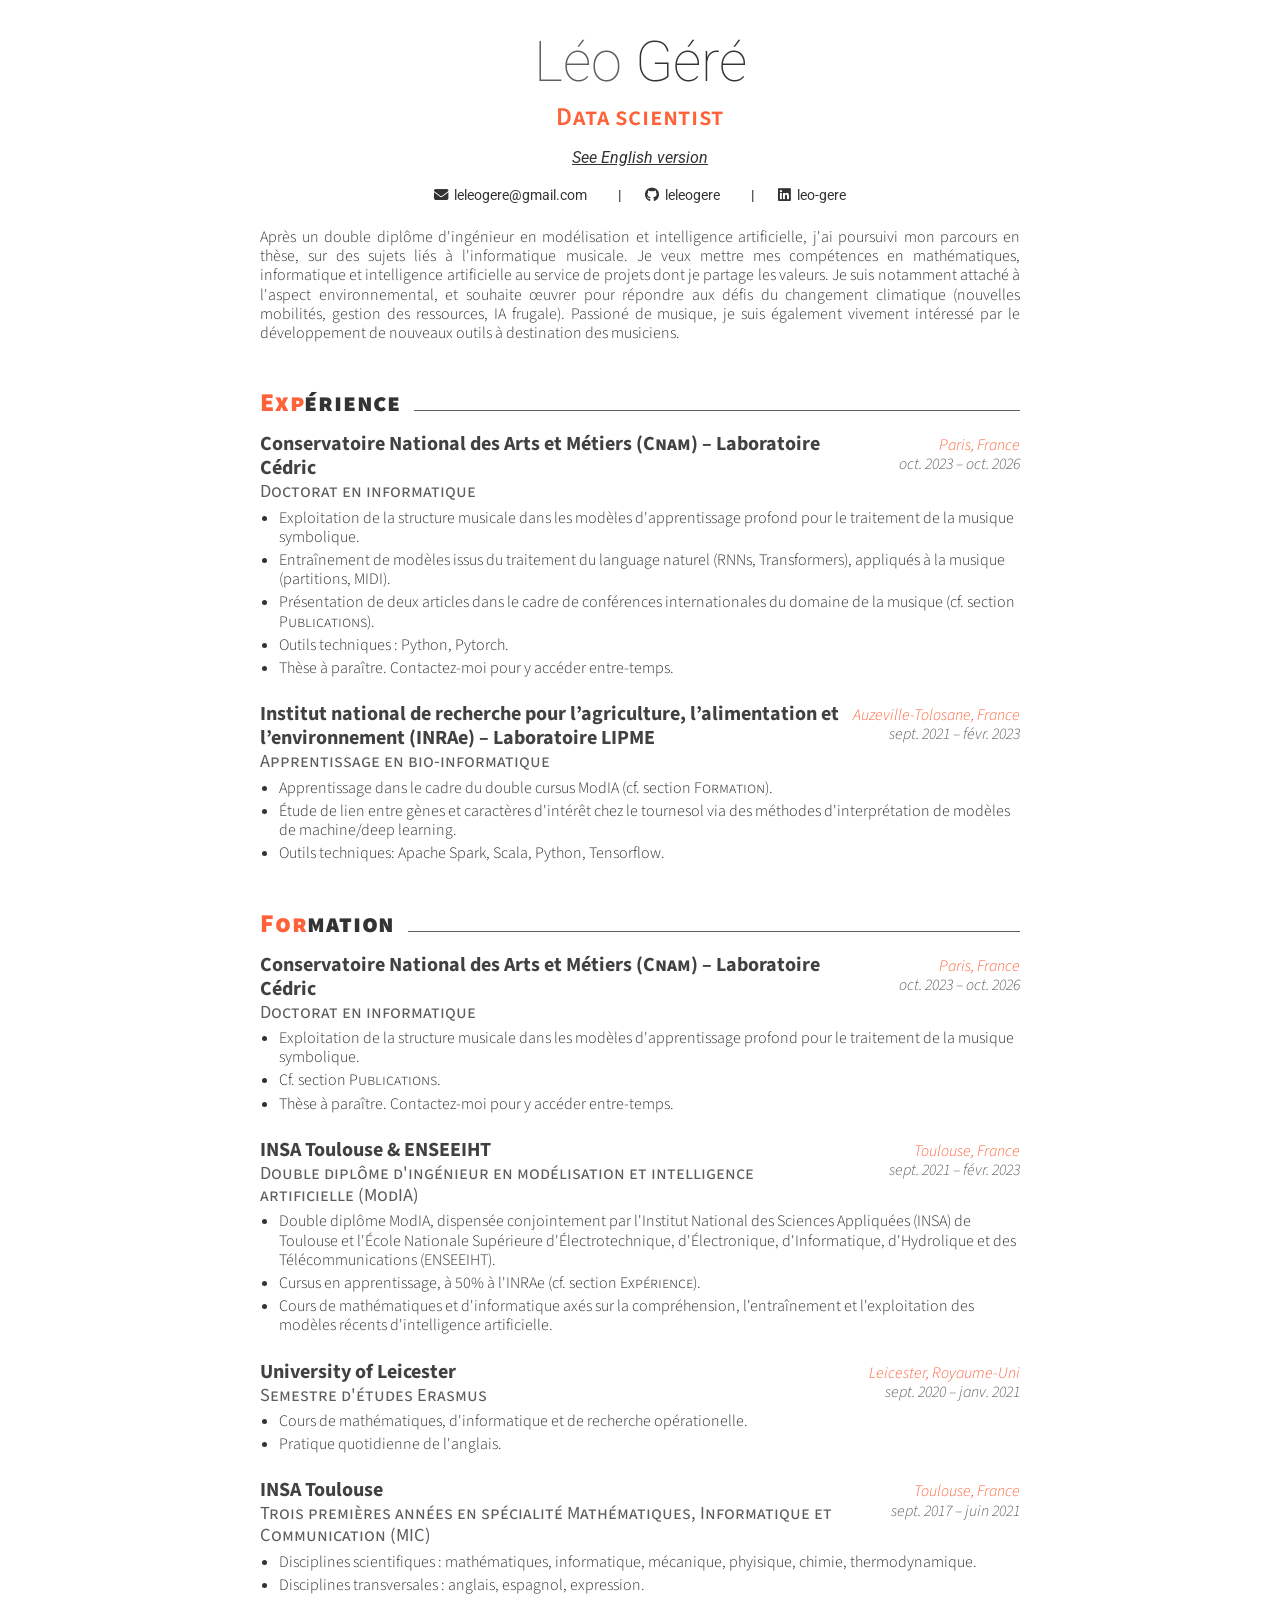
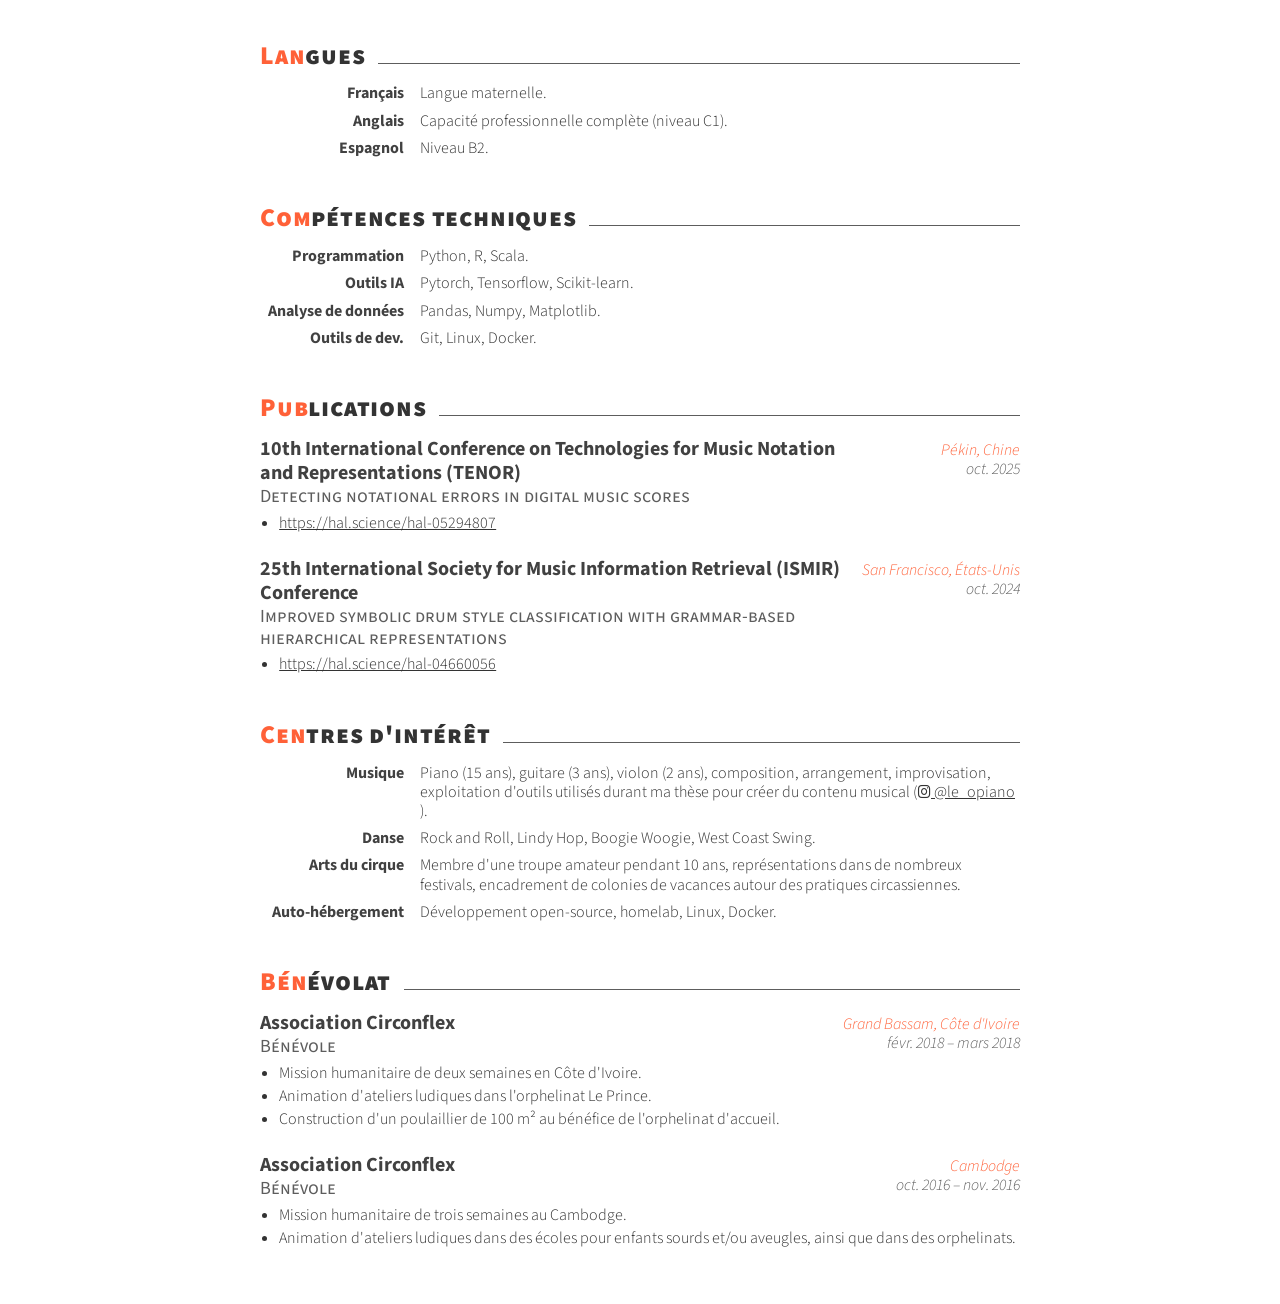
<file: index.html>
<!DOCTYPE html>
<html lang="">
<head>
    <meta charset="UTF-8">
    <meta name="viewport" content="width=device-width, initial-scale=1.0">
    <link href="https://fonts.googleapis.com/css2?family=Roboto:wght@100;300;400;700;900&family=Source+Sans+Pro:ital,wght@0,300;0,400;0,600;0,700;1,300;1,400&display=swap" rel="stylesheet">
    <link rel="stylesheet" href="https://cdnjs.cloudflare.com/ajax/libs/font-awesome/6.4.2/css/all.min.css">
    <link rel="stylesheet" href="style.css">
    <link rel="stylesheet" href="../style.css">
    <title>Léo Géré &ndash; Curriculum vitae</title>
    <link rel="icon" href="data:image/svg+xml,<svg xmlns=%22http://www.w3.org/2000/svg%22 viewBox=%220 0 100 100%22><text y=%22.9em%22 font-size=%2290%22>🎵</text></svg>">
</head>
<body>
    <div class="page">
        <!-- HEADER -->
        <header>
            <div class="name">Léo <span>Géré</span></div>
            <div class="position">Data scientist</div>
            <div class="address"><a href="https://leleogere.github.io/en">See English version</a></div>
            <div class="contacts">
                    <a href="mailto:leleogere@gmail.com">
                        <i class="fa-solid fa-envelope"></i> leleogere@gmail.com
                    </a>
                    <a href="https://github.com/leleogere" target="_blank" rel="noopener noreferrer">
                        <i class="fa-brands fa-github"></i> leleogere
                    </a>
                    <a href="https://linkedin.com/in/leo-gere" target="_blank" rel="noopener noreferrer">
                        <i class="fa-brands fa-linkedin"></i> leo-gere
                    </a>
            </div>
        </header>

        <!-- SUMMARY -->
        <div class="summary">
            Après un double diplôme d&#x27;ingénieur en modélisation et intelligence artificielle, j&#x27;ai poursuivi mon parcours en thèse, sur des sujets liés à l&#x27;informatique musicale. Je veux mettre mes compétences en mathématiques, informatique et intelligence artificielle au service de projets dont je partage les valeurs. Je suis notamment attaché à l&#x27;aspect environnemental, et souhaite œuvrer pour répondre aux défis du changement climatique (nouvelles mobilités, gestion des ressources, IA frugale). Passioné de musique, je suis également vivement intéressé par le développement de nouveaux outils à destination des musiciens.

        </div>

        <!-- EXPERIENCE -->
        <section class="cv-section">
            <div class="section-header">
                <h2><span>Exp</span>érience</h2>
                <div class="line"></div>
            </div>
            <div class="entry">
                <div class="entry-header-row">
                    <div class="entry-identity">
                        <div class="entry-org">Conservatoire National des Arts et Métiers (<span style="font-variant: small-caps;">Cnam</span>) &ndash; Laboratoire Cédric</div>
                        <div class="entry-title">Doctorat en informatique</div>
                    </div>
                    <div class="entry-meta">
                        <div class="entry-location">Paris, France</div>
                        <div class="entry-date">oct. 2023 &ndash; oct. 2026</div>
                    </div>
                </div>
                <ul>
                    <li>Exploitation de la structure musicale dans les modèles d&#x27;apprentissage profond pour le traitement de la musique symbolique.</li>
                    <li>Entraînement de modèles issus du traitement du language naturel (RNNs, Transformers), appliqués à la musique (partitions, MIDI).</li>
                    <li>Présentation de deux articles dans le cadre de conférences internationales du domaine de la musique (cf. section <span style="font-variant: small-caps;">Publications</span>).</li>
                    <li>Outils techniques : Python, Pytorch.</li>
                    <li>Thèse à paraître. Contactez-moi pour y accéder entre-temps.</li>
                </ul>
            </div>
            <div class="entry">
                <div class="entry-header-row">
                    <div class="entry-identity">
                        <div class="entry-org">Institut national de recherche pour l’agriculture, l’alimentation et l’environnement (INRAe) &ndash; Laboratoire LIPME</div>
                        <div class="entry-title">Apprentissage en bio-informatique</div>
                    </div>
                    <div class="entry-meta">
                        <div class="entry-location">Auzeville-Tolosane, France</div>
                        <div class="entry-date">sept. 2021 &ndash; févr. 2023</div>
                    </div>
                </div>
                <ul>
                    <li>Apprentissage dans le cadre du double cursus ModIA (cf. section <span style="font-variant: small-caps;">Formation</span>).</li>
                    <li>Étude de lien entre gènes et caractères d&#x27;intérêt chez le tournesol via des méthodes d&#x27;interprétation de modèles de machine/deep learning.</li>
                    <li>Outils techniques: Apache Spark, Scala, Python, Tensorflow.</li>
                </ul>
            </div>
        </section>

        <!-- EDUCATION -->
        <section class="cv-section">
            <div class="section-header">
                <h2><span>For</span>mation</h2>
                <div class="line"></div>
            </div>
            <div class="entry">
                <div class="entry-header-row">
                    <div class="entry-identity">
                        <div class="entry-org">Conservatoire National des Arts et Métiers (<span style="font-variant: small-caps;">Cnam</span>) &ndash; Laboratoire Cédric</div>
                        <div class="entry-title">Doctorat en informatique</div>
                    </div>
                    <div class="entry-meta">
                        <div class="entry-location">Paris, France</div>
                        <div class="entry-date">oct. 2023 &ndash; oct. 2026</div>
                    </div>
                </div>
                <ul>
                    <li>Exploitation de la structure musicale dans les modèles d&#x27;apprentissage profond pour le traitement de la musique symbolique.</li>
                    <li>Cf. section <span style="font-variant: small-caps;">Publications</span>.</li>
                    <li>Thèse à paraître. Contactez-moi pour y accéder entre-temps.</li>
                </ul>
            </div>
            <div class="entry">
                <div class="entry-header-row">
                    <div class="entry-identity">
                        <div class="entry-org">INSA Toulouse &amp; ENSEEIHT</div>
                        <div class="entry-title">Double diplôme d&#x27;ingénieur en modélisation et intelligence artificielle (<span style="font-variant: small-caps;">ModIA</span>)</div>
                    </div>
                    <div class="entry-meta">
                        <div class="entry-location">Toulouse, France</div>
                        <div class="entry-date">sept. 2021 &ndash; févr. 2023</div>
                    </div>
                </div>
                <ul>
                    <li>Double diplôme ModIA, dispensée conjointement par l&#x27;Institut National des Sciences Appliquées (INSA) de Toulouse et l&#x27;École Nationale Supérieure d&#x27;Électrotechnique, d&#x27;Électronique, d&#x27;Informatique, d&#x27;Hydrolique et des Télécommunications (ENSEEIHT).</li>
                    <li>Cursus en apprentissage, à 50% à l&#x27;INRAe (cf. section <span style="font-variant: small-caps;">Expérience</span>).</li>
                    <li>Cours de mathématiques et d&#x27;informatique axés sur la compréhension, l&#x27;entraînement et l&#x27;exploitation des modèles récents d&#x27;intelligence artificielle.</li>
                </ul>
            </div>
            <div class="entry">
                <div class="entry-header-row">
                    <div class="entry-identity">
                        <div class="entry-org">University of Leicester</div>
                        <div class="entry-title">Semestre d&#x27;études <span style="font-variant: small-caps;">Erasmus</span></div>
                    </div>
                    <div class="entry-meta">
                        <div class="entry-location">Leicester, Royaume-Uni</div>
                        <div class="entry-date">sept. 2020 &ndash; janv. 2021</div>
                    </div>
                </div>
                <ul>
                    <li>Cours de mathématiques, d&#x27;informatique et de recherche opérationelle.</li>
                    <li>Pratique quotidienne de l&#x27;anglais.</li>
                </ul>
            </div>
            <div class="entry">
                <div class="entry-header-row">
                    <div class="entry-identity">
                        <div class="entry-org">INSA Toulouse</div>
                        <div class="entry-title">Trois premières années en spécialité Mathématiques, Informatique et Communication (MIC)</div>
                    </div>
                    <div class="entry-meta">
                        <div class="entry-location">Toulouse, France</div>
                        <div class="entry-date">sept. 2017 &ndash; juin 2021</div>
                    </div>
                </div>
                <ul>
                    <li>Disciplines scientifiques : mathématiques, informatique, mécanique, phyisique, chimie, thermodynamique.</li>
                    <li>Disciplines transversales : anglais, espagnol, expression.</li>
                </ul>
            </div>
        </section>

        <!-- LANGUAGES -->
        <section class="cv-section">
            <div class="section-header">
                <h2><span>Lan</span>gues</h2>
                <div class="line"></div>
            </div>
            <div class="skills-grid">
                <div class="skill-label">Français</div>
                <div class="skill-desc">Langue maternelle.</div>
                <div class="skill-label">Anglais</div>
                <div class="skill-desc">Capacité professionnelle complète (niveau C1).</div>
                <div class="skill-label">Espagnol</div>
                <div class="skill-desc">Niveau B2.</div>
            </div>
        </section>

        <!-- SKILLS -->
        <section class="cv-section">
            <div class="section-header">
                <h2><span>Com</span>pétences techniques</h2>
                <div class="line"></div>
            </div>
            <div class="skills-grid">
                <div class="skill-label">Programmation</div>
                <div class="skill-desc">Python, R, Scala.</div>
                <div class="skill-label">Outils IA</div>
                <div class="skill-desc">Pytorch, Tensorflow, Scikit-learn.</div>
                <div class="skill-label">Analyse de données</div>
                <div class="skill-desc">Pandas, Numpy, Matplotlib.</div>
                <div class="skill-label">Outils de dev.</div>
                <div class="skill-desc">Git, Linux, Docker.</div>
            </div>
        </section>

        <!-- PUBLICATIONS -->
        <section class="cv-section">
            <div class="section-header">
                <h2><span>Pub</span>lications</h2>
                <div class="line"></div>
            </div>
            <div class="entry">
                <div class="entry-header-row">
                    <div class="entry-identity">
                        <div class="entry-org">10th International Conference on Technologies for Music Notation and Representations (TENOR)</div>
                        <div class="entry-title">Detecting notational errors in digital music scores</div>
                    </div>
                    <div class="entry-meta">
                        <div class="entry-location">Pékin, Chine</div>
                        <div class="entry-date">oct. 2025</div>
                    </div>
                </div>
                <ul>
                    <li><a href="https://hal.science/hal-05294807" target="_blank" rel="noopener noreferrer">https://hal.science/hal-05294807</a></li>
                </ul>
            </div>
            <div class="entry">
                <div class="entry-header-row">
                    <div class="entry-identity">
                        <div class="entry-org">25th International Society for Music Information Retrieval (ISMIR) Conference</div>
                        <div class="entry-title">Improved symbolic drum style classification with grammar-based hierarchical representations</div>
                    </div>
                    <div class="entry-meta">
                        <div class="entry-location">San Francisco, États-Unis</div>
                        <div class="entry-date">oct. 2024</div>
                    </div>
                </div>
                <ul>
                    <li><a href="https://hal.science/hal-04660056" target="_blank" rel="noopener noreferrer">https://hal.science/hal-04660056</a></li>
                </ul>
            </div>
        </section>

        <!-- HOBBIES -->
        <section class="cv-section">
            <div class="section-header">
                <h2><span>Cen</span>tres d&#x27;intérêt</h2>
                <div class="line"></div>
            </div>
            <div class="skills-grid">
                <div class="skill-label">Musique</div>
                <div class="skill-desc">Piano (15 ans), guitare (3 ans), violon (2 ans), composition, arrangement, improvisation, exploitation d&#x27;outils utilisés durant ma thèse pour créer du contenu musical (<a href="https://www.instagram.com/le_opiano" target="_blank" rel="noopener noreferrer"><i class="fa-brands fa-instagram" style="transform: scale(0.9); position: relative; top: 0.1rem"></i>&nbsp;@le_opiano</a>).</div>
                <div class="skill-label">Danse</div>
                <div class="skill-desc">Rock and Roll, Lindy Hop, Boogie Woogie, West Coast Swing.</div>
                <div class="skill-label">Arts du cirque</div>
                <div class="skill-desc">Membre d&#x27;une troupe amateur pendant 10 ans, représentations dans de nombreux festivals, encadrement de colonies de vacances autour des pratiques circassiennes.</div>
                <div class="skill-label">Auto-hébergement</div>
                <div class="skill-desc">Développement open-source, homelab, Linux, Docker.</div>
            </div>
        </section>

        <!-- VOLUNTEERING -->
        <section class="cv-section">
            <div class="section-header">
                <h2><span>Bén</span>évolat</h2>
                <div class="line"></div>
            </div>
            <div class="entry">
                <div class="entry-header-row">
                    <div class="entry-identity">
                        <div class="entry-org">Association Circonflex</div>
                        <div class="entry-title">Bénévole</div>
                    </div>
                    <div class="entry-meta">
                        <div class="entry-location">Grand Bassam, Côte d&#x27;Ivoire</div>
                        <div class="entry-date">févr. 2018 &ndash; mars 2018</div>
                    </div>
                </div>
                <ul>
                    <li>Mission humanitaire de deux semaines en Côte d&#x27;Ivoire.</li>
                    <li>Animation d&#x27;ateliers ludiques dans l&#x27;orphelinat Le Prince.</li>
                    <li>Construction d&#x27;un poulaillier de 100 m² au bénéfice de l&#x27;orphelinat d&#x27;accueil.</li>
                </ul>
            </div>
            <div class="entry">
                <div class="entry-header-row">
                    <div class="entry-identity">
                        <div class="entry-org">Association Circonflex</div>
                        <div class="entry-title">Bénévole</div>
                    </div>
                    <div class="entry-meta">
                        <div class="entry-location">Cambodge</div>
                        <div class="entry-date">oct. 2016 &ndash; nov. 2016</div>
                    </div>
                </div>
                <ul>
                    <li>Mission humanitaire de trois semaines au Cambodge.</li>
                    <li>Animation d&#x27;ateliers ludiques dans des écoles pour enfants sourds et/ou aveugles, ainsi que dans des orphelinats.</li>
                </ul>
            </div>
        </section>
    </div>
</body>
</html>
</file>
<file: style.css>
/* --- COLORS --- */
:root {
    --white: #FFFFFF;
    --black: #000000;
    --darkgray: #333333;
    --gray: #5D5D5D;
    --lightgray: #999999;

    --darktext: #414141;
    --text: var(--darkgray);
    --graytext: var(--gray);
    --lighttext: var(--lightgray);

    /* Awesome Colors */
    --awesome-red: #DC3522;
    --awesome-orange: #FF6138;
    --accent: var(--awesome-orange);

    /* Base Font Size for rem calculations */
    font-size: 16px;
}

/* --- TYPOGRAPHY --- */
body {
    font-family: 'Source Sans Pro', sans-serif;
    color: var(--text);
    line-height: 1.2; /* Slightly increased for better readability */
    -webkit-font-smoothing: antialiased;
    margin: 0;
    padding: 0;
}

header {
    font-family: 'Roboto', sans-serif;
}

a {
    color: var(--text);
    display: inline-block;
}

/* --- LAYOUT --- */
.page {
    /*width: 95%; !* Fluid width for mobile *!*/
    max-width: 800px; /* Standard readable width */
    margin: 0 auto;
    background: var(--white);
    padding: 2rem 20px; /* Responsive padding */
    box-sizing: border-box;
}

/* --- HEADER --- */
header {
    text-align: center;
    margin-bottom: 1.5rem;
}

.name {
    font-size: 3.5rem; /* ~44pt */
    font-weight: 100;
    color: var(--graytext);
    line-height: 1.1;
}

.name span {
    color: var(--text);
}

.position {
    font-family: 'Source Sans Pro', sans-serif;
    color: var(--accent);
    font-size: 1.6rem; /* ~20pt */
    font-weight: 600;
    font-variant: small-caps;
    letter-spacing: 0.05rem;
    margin: 0.5rem 0;
}

.address {
    font-family: 'Roboto', sans-serif;
    font-size: 1rem; /* ~12pt */
    font-style: italic;
    color: var(--lighttext);
    margin: 1rem 0;
}

.contacts {
    display: flex;
    justify-content: center;
    flex-wrap: wrap;
    gap: 0.5rem 1.5rem;
    font-size: 0.9rem;
    margin: 1.2rem 0;
    color: var(--text);
}

.contacts a {
    text-decoration: none;
    color: inherit;
    display: flex;
    align-items: center;
    gap: 0.4rem; /* Spacing between icon and text */
}

/* Add the separator | via CSS for desktop only */
.contacts a:not(:last-child)::after {
    content: "|";
    margin-left: 1.5rem;
    color: var(--darkgray);
    font-weight: 500;
}

/* --- SECTIONS --- */
.cv-section {
    margin-top: 1.5rem;
}

.section-header {
    display: flex;
    align-items: baseline;
    margin-bottom: -0.5rem;
}

.section-header h2 {
    font-family: 'Source Sans Pro', sans-serif;
    font-size: 1.6rem; /* ~20pt */
    font-weight: 900;
    letter-spacing: 0.05rem;
    color: var(--text);
    margin-right: 0.8rem;
    font-variant: small-caps;
    white-space: nowrap;
}

.section-header h2 span {
    color: var(--accent);
}

.section-header .line {
    flex-grow: 1;
    height: 1px;
    background-color: var(--gray);

}

/* --- ENTRIES --- */
.entry {
    margin-bottom: 1.5rem;
}

.entry-header-row {
    display: flex;
    justify-content: space-between;
    align-items: baseline;
    margin-bottom: 0.25rem;
}

/* Left Column */
.entry-identity {
    display: flex;
    flex-direction: column;
    text-align: left;
}

/* Right Column */
.entry-meta {
    display: flex;
    flex-direction: column;
    text-align: right;
    min-width: 11rem;
}

/* Typography styles using rem */
.entry-org {
    font-weight: 700;
    font-size: 1.25rem; /* ~15pt */
    color: var(--darktext);
    line-height: 1.2;
}

.entry-title {
    font-size: 1.15rem; /* ~14pt */
    font-variant: small-caps;
    color: var(--graytext);
    font-weight: 400;
    line-height: 1.2;
}

.entry-location {
    color: var(--accent);
    font-style: italic;
    font-size: 1rem; /* ~12pt */
    font-weight: 300;
    line-height: 1.2;
}

.entry-date {
    color: var(--graytext);
    font-style: italic;
    font-size: 1rem; /* ~12pt */
    font-weight: 300;
    line-height: 1.2;
}

/* --- LISTS --- */
ul {
    margin-top: 0.4rem;
    padding-left: 1.2rem;
    font-size: 1rem;
    font-weight: 300;
    color: var(--text);
}

li {
    margin-bottom: 0.25rem;
}

/* --- SKILLS --- */
.skills-grid {
    display: grid;
    grid-template-columns: 9rem 1fr;
    gap: 0.5rem 1rem;
}

.skill-label {
    text-align: right;
    font-weight: 700;
    font-size: 1rem;
    color: var(--darktext);
}

.skill-desc {
    font-size: 1rem;
    font-weight: 300;
    color: var(--text);
}

.summary {
    font-size: 1rem;
    font-weight: 300;
    color: var(--text);
    margin-bottom: 1.2rem;
    text-align: justify;
}

/* --- RESPONSIVE ADJUSTMENTS --- */

@media (max-width: 600px) {
    :root {
        font-size: 20px; /* Slightly scale up everything on small phones */
    }

    .page {
        padding: 1.5rem 1rem;
    }

    .name {
        font-size: 2.8rem;
    }

    .contacts {
        flex-direction: column;
        align-items: center;
        gap: 0.7rem;
    }

    /* Hide the separator | on mobile */
    .contacts a:not(:last-child)::after {
        display: none;
    }

    /* Stack the two main columns */
    .entry-header-row {
        flex-direction: column;
        /*align-items: flex-end;*/
        gap: 0.1rem; /* Tight spacing between the two blocks */
    }

    /* Reset the right column to align left on mobile */
    .entry-meta {
        text-align: left;
    }

    /* Optional: Slight scaling for mobile screens */
    :root {
        font-size: 18px;
    }

    .entry-org {
        font-size: 1.2rem;
    }

    .entry-title {
        margin-bottom: 0.1rem; /* Small gap before location starts */
    }

    .skills-grid {
        grid-template-columns: 1fr; /* Stack skills on mobile */
    }

    .skill-label {
        text-align: left;
        margin-bottom: -0.3rem;
    }
}

/* Print Styles */
@media print {
    .page {
        width: 100%;
        max-width: 100%;
        padding: 0;
        margin: 0;
    }

    body {
        background: white;
    }
}
</file>
